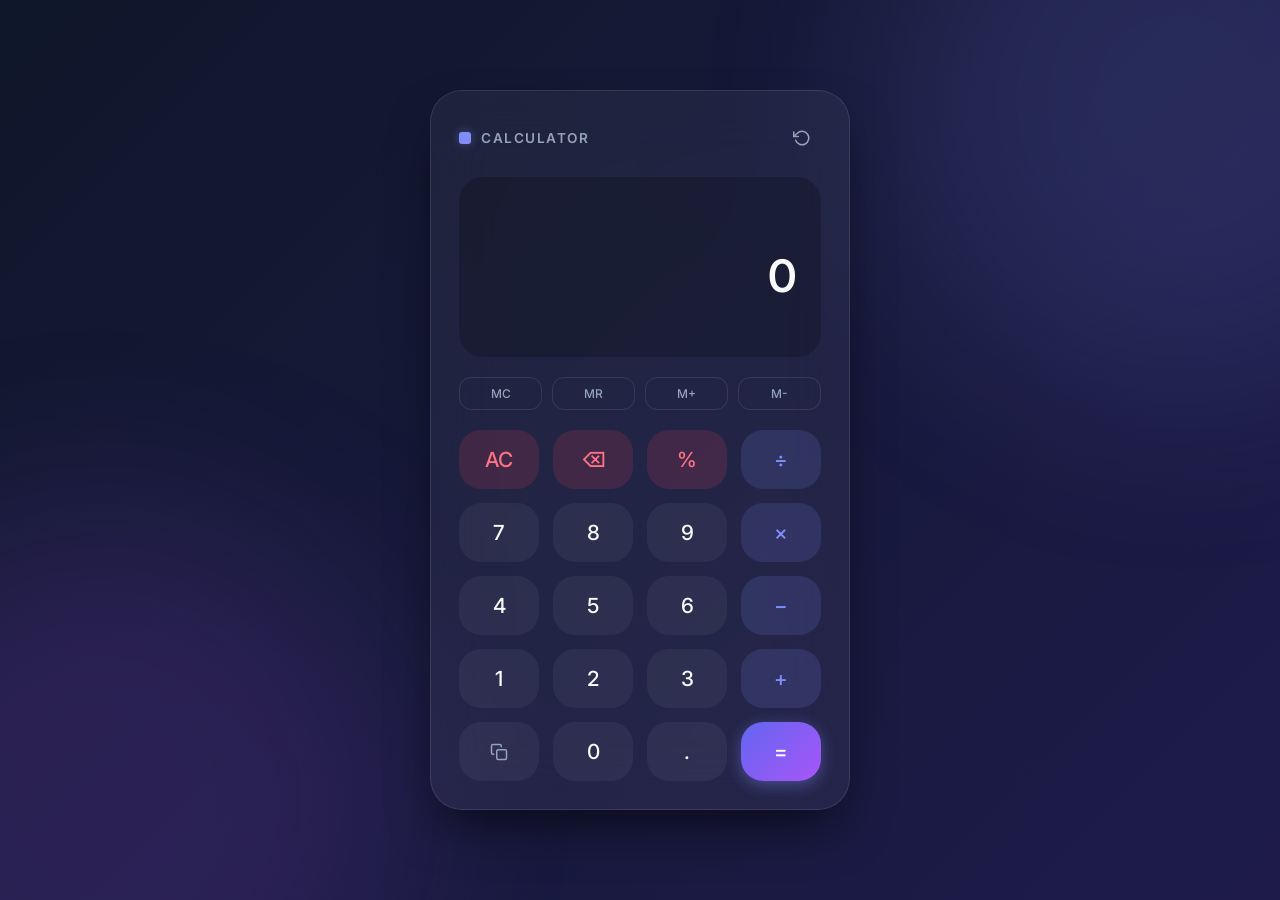
<file: Calculater/index.html>
<!DOCTYPE html>
<html lang="en">
<head>
    <meta charset="UTF-8">
    <meta name="viewport" content="width=device-width, initial-scale=1.0">
    <title>Advanced Calculator Pro | Premium Desktop App</title>
    <link rel="stylesheet" href="style.css">
    <link href="https://fonts.googleapis.com/css2?family=Inter:wght@300;400;500;600&family=JetBrains+Mono:wght@400;500&display=swap" rel="stylesheet">
</head>
<body>
    <div class="background-gradient"></div>
    
    <main class="calculator-container" role="application" aria-label="Advanced Calculator Pro">
        <!-- Header / Controls -->
        <header class="calculator-header">
            <div class="brand">
                <div class="brand-logo"></div>
                <h1>Calculator </h1>
            </div>
            <div class="header-actions">
                <button id="history-open" class="icon-btn" aria-label="Open history" title="View History">
                    <svg viewBox="0 0 24 24" width="18" height="18" stroke="currentColor" stroke-width="2" fill="none" stroke-linecap="round" stroke-linejoin="round"><polyline points="1 4 1 10 7 10"></polyline><path d="M3.51 15a9 9 0 1 0 2.13-9.36L1 10"></path></svg>
                </button>
            </div>
        </header>

        <!-- Display Section -->
        <section class="display-area" aria-live="polite">
            <div class="expression-line" id="expression-preview" aria-hidden="true"></div>
            <div class="input-line" id="current-input">0</div>
            <div class="preview-line" id="live-result"></div>
        </section>

        <!-- Memory Controls -->
        <div class="memory-grid">
            <button class="mem-btn" data-action="mc" aria-label="Memory Clear">MC</button>
            <button class="mem-btn" data-action="mr" aria-label="Memory Recall">MR</button>
            <button class="mem-btn" data-action="m-plus" aria-label="Memory Plus">M+</button>
            <button class="mem-btn" data-action="m-minus" aria-label="Memory Minus">M-</button>
        </div>

        <!-- Button Grid -->
        <div class="button-grid">
            <!-- Row 1 -->
            <button class="btn btn-special" data-action="clear" aria-label="All Clear">AC</button>
            <button class="btn btn-special" data-action="delete" aria-label="Delete">⌫</button>
            <button class="btn btn-special" data-value="%" aria-label="Percentage">%</button>
            <button class="btn btn-operator" data-value="/" aria-label="Divide">÷</button>

            <!-- Row 2 -->
            <button class="btn" data-value="7">7</button>
            <button class="btn" data-value="8">8</button>
            <button class="btn" data-value="9">9</button>
            <button class="btn btn-operator" data-value="*" aria-label="Multiply">×</button>

            <!-- Row 3 -->
            <button class="btn" data-value="4">4</button>
            <button class="btn" data-value="5">5</button>
            <button class="btn" data-value="6">6</button>
            <button class="btn btn-operator" data-value="-" aria-label="Subtract">−</button>

            <!-- Row 4 -->
            <button class="btn" data-value="1">1</button>
            <button class="btn" data-value="2">2</button>
            <button class="btn" data-value="3">3</button>
            <button class="btn btn-operator" data-value="+" aria-label="Add">+</button>

            <!-- Row 5 -->
            <button class="btn btn-utility" id="copy-btn" aria-label="Copy result" title="Copy Result">
                <svg viewBox="0 0 24 24" width="18" height="18" stroke="currentColor" stroke-width="2" fill="none" stroke-linecap="round" stroke-linejoin="round"><rect x="9" y="9" width="13" height="13" rx="2" ry="2"></rect><path d="M5 15H4a2 2 0 0 1-2-2V4a2 2 0 0 1 2-2h9a2 2 0 0 1 2 2v1"></path></svg>
            </button>
            <button class="btn" data-value="0">0</button>
            <button class="btn" data-value=".">.</button>
            <button class="btn btn-equal" data-action="calculate" aria-label="Equal">=</button>
        </div>

        <!-- History Panel -->
        <aside id="history-panel" class="history-panel hidden" aria-labelledby="history-title">
            <div class="panel-header">
                <button id="history-back" class="icon-btn" aria-label="Go back">
                    <svg viewBox="0 0 24 24" width="20" height="20" stroke="currentColor" stroke-width="2" fill="none" stroke-linecap="round" stroke-linejoin="round"><line x1="19" y1="12" x2="5" y2="12"></line><polyline points="12 19 5 12 12 5"></polyline></svg>
                </button>
                <h2 id="history-title">History</h2>
                <button id="history-close" class="icon-btn" aria-label="Close history">
                    <svg viewBox="0 0 24 24" width="20" height="20" stroke="currentColor" stroke-width="2" fill="none" stroke-linecap="round" stroke-linejoin="round"><line x1="18" y1="6" x2="6" y2="18"></line><line x1="6" y1="6" x2="18" y2="18"></line></svg>
                </button>
            </div>
            
            <div class="panel-content" id="history-list">
                <p class="empty-state">No calculations yet</p>
            </div>

            <div class="panel-footer">
                <button id="clear-history" class="danger-btn">Clear All History</button>
            </div>
        </aside>

       
    </main>

    <!-- Sound Effects -->
    <audio id="click-sound" src="https://assets.mixkit.co/active_storage/sfx/2568/2568-preview.mp3" preload="auto"></audio>

    <script src="script.js"></script>
</body>
</html>
</file>
<file: Calculater/style.css>
:root {
    /* Dark Theme (Default) */
    --bg-main: #0f172a;
    --bg-gradient: linear-gradient(135deg, #0f172a 0%, #1e1b4b 100%);
    --glass-bg: rgba(255, 255, 255, 0.05);
    --glass-border: rgba(255, 255, 255, 0.1);
    --text-primary: #f8fafc;
    --text-secondary: #94a3b8;
    --accent-glow: rgba(129, 140, 248, 0.4);
    --accent-neon: #818cf8;
    --btn-operator: rgba(129, 140, 248, 0.15);
    --btn-special: rgba(244, 63, 94, 0.15);
    --btn-equal: linear-gradient(135deg, #6366f1 0%, #a855f7 100%);
    --shadow-premium: 0 25px 50px -12px rgba(0, 0, 0, 0.6);
        
    /* Transitions */
    --trans-fast: 0.2s cubic-bezier(0.4, 0, 0.2, 1);
    --trans-smooth: 0.5s cubic-bezier(0.4, 0, 0.2, 1);
}

[data-theme="light"] {
    --bg-main: #f1f5f9;
    --bg-gradient: linear-gradient(135deg, #f1f5f9 0%, #e2e8f0 100%);
    --glass-bg: rgba(255, 255, 255, 0.7);
    --glass-border: rgba(255, 255, 255, 0.4);
    --text-primary: #1e293b;
    --text-secondary: #64748b;
    --accent-glow: rgba(79, 70, 229, 0.2);
    --accent-neon: #4f46e5;
    --btn-operator: rgba(79, 70, 229, 0.1);
    --btn-special: rgba(225, 29, 72, 0.1);
    --shadow-premium: 0 20px 25px -5px rgba(0, 0, 0, 0.1);
}

* {
    margin: 0;
    padding: 0;
    box-sizing: border-box;
    font-family: 'Inter', -apple-system, sans-serif;
    -webkit-tap-highlight-color: transparent;
}

body {
    height: 100vh;
    display: flex;
    justify-content: center;
    align-items: center;
    background: var(--bg-gradient);
    color: var(--text-primary);
    overflow: hidden;
    padding: 20px;
}

/* Background Animation */
.background-gradient {
    position: fixed;
    top: 0;
    left: 0;
    width: 100%;
    height: 100%;
    z-index: -1;
    overflow: hidden;
}

.background-gradient::before,
.background-gradient::after {
    content: '';
    position: absolute;
    width: 600px;
    height: 600px;
    border-radius: 50%;
    filter: blur(100px);
    opacity: 0.15;
    animation: pulse 15s infinite alternate;
}

.background-gradient::before { background: var(--accent-neon); top: -200px; right: -200px; }
.background-gradient::after { background: #a855f7; bottom: -200px; left: -200px; animation-delay: -7s; }

@keyframes pulse {
    0% { transform: translate(0, 0) scale(1); }
    100% { transform: translate(100px, 50px) scale(1.2); }
}

/* Calculator Main Container */
.calculator-container {
    width: 100%;
    max-width: 420px;
    height: 100%;
    max-height: 720px;
    background: var(--glass-bg);
    backdrop-filter: blur(30px);
    -webkit-backdrop-filter: blur(30px);
    border: 1px solid var(--glass-border);
    border-radius: 32px;
    padding: 28px;
    box-shadow: var(--shadow-premium);
    position: relative;
    display: flex;
    flex-direction: column;
    gap: 20px;
    overflow: hidden; /* Important for history panel slide */
    animation: slideUp 0.6s cubic-bezier(0.23, 1, 0.32, 1);
}

@keyframes slideUp {
    from { opacity: 0; transform: translateY(40px); }
    to { opacity: 1; transform: translateY(0); }
}

/* Header */
.calculator-header {
    display: flex;
    justify-content: space-between;
    align-items: center;
}

.brand {
    display: flex;
    align-items: center;
    gap: 10px;
}

.brand-logo {
    width: 12px;
    height: 12px;
    background: var(--accent-neon);
    border-radius: 3px;
    box-shadow: 0 0 10px var(--accent-glow);
}

.brand h1 {
    font-size: 0.85rem;
    font-weight: 600;
    color: var(--text-secondary);
    text-transform: uppercase;
    letter-spacing: 1.5px;
}

.header-actions {
    display: flex;
    gap: 10px;
}

.icon-btn {
    background: transparent;
    border: none;
    color: var(--text-secondary);
    cursor: pointer;
    padding: 10px;
    border-radius: 14px;
    transition: var(--trans-fast);
    display: flex;
    align-items: center;
    justify-content: center;
}

.icon-btn:hover {
    background: var(--glass-border);
    color: var(--accent-neon);
    transform: translateY(-2px);
}

/* Display Area */
.display-area {
    background: rgba(0, 0, 0, 0.2);
    border-radius: 24px;
    padding: 24px;
    text-align: right;
    display: flex;
    flex-direction: column;
    justify-content: flex-end;
    gap: 8px;
    min-height: 180px;
}

.expression-line {
    font-family: 'JetBrains Mono', monospace;
    font-size: 1rem;
    color: var(--text-secondary);
    min-height: 1.5rem;
    word-break: break-all;
}

.input-line {
    font-size: 2.8rem;
    font-weight: 600;
    color: var(--text-primary);
    word-break: break-all;
    line-height: 1.1;
    transition: font-size 0.2s ease;
}

.preview-line {
    font-size: 1.1rem;
    color: var(--accent-neon);
    min-height: 1.5rem;
    font-weight: 500;
    opacity: 0.8;
}

/* Memory Bar */
.memory-grid {
    display: grid;
    grid-template-columns: repeat(4, 1fr);
    gap: 10px;
}

.mem-btn {
    background: transparent;
    border: 1px solid var(--glass-border);
    border-radius: 12px;
    padding: 8px;
    font-size: 0.75rem;
    font-weight: 500;
    color: var(--text-secondary);
    cursor: pointer;
    transition: var(--trans-fast);
}

.mem-btn:hover {
    border-color: var(--accent-neon);
    color: var(--accent-neon);
    background: rgba(129, 140, 248, 0.05);
}

/* Buttons Grid */
.button-grid {
    display: grid;
    grid-template-columns: repeat(4, 1fr);
    gap: 14px;
    flex: 1;
}

.btn {
    border: none;
    border-radius: 22px;
    background: var(--glass-bg);
    color: var(--text-primary);
    font-size: 1.3rem;
    font-weight: 500;
    cursor: pointer;
    transition: all 0.2s cubic-bezier(0.4, 0, 0.2, 1);
    display: flex;
    align-items: center;
    justify-content: center;
    position: relative;
    overflow: hidden;
}

.btn:hover {
    background: var(--glass-border);
    transform: scale(1.04);
    box-shadow: 0 8px 15px -5px rgba(0,0,0,0.3);
}

.btn:active {
    transform: scale(0.96);
}

.btn-operator { background: var(--btn-operator); color: var(--accent-neon); }
.btn-special { background: var(--btn-special); color: #fb7185; }
.btn-equal { background: var(--btn-equal); color: white; box-shadow: 0 4px 15px var(--accent-glow); }
.btn-utility { color: var(--text-secondary); }

/* History Panel */
.history-panel {
    position: absolute;
    top: 0;
    right: 0;
    width: 100%;
    height: 100%;
    background: var(--bg-main);
    z-index: 100;
    display: flex;
    flex-direction: column;
    transition: transform 0.4s cubic-bezier(0.16, 1, 0.3, 1);
    padding: 28px;
}

.history-panel.hidden {
    transform: translateX(100%);
}

.panel-header {
    display: flex;
    justify-content: space-between;
    align-items: center;
    margin-bottom: 24px;
}

.panel-header h2 {
    font-size: 1.1rem;
    font-weight: 600;
}

.panel-content {
    flex: 1;
    overflow-y: auto;
    display: flex;
    flex-direction: column;
    gap: 16px;
    padding-right: 5px;
}

.history-card {
    background: var(--glass-bg);
    border: 1px solid var(--glass-border);
    border-radius: 18px;
    padding: 16px;
    text-align: right;
    cursor: pointer;
    transition: var(--trans-fast);
}

.history-card:hover {
    background: var(--glass-border);
    transform: translateY(-2px);
}

.history-card .meta {
    font-size: 0.7rem;
    color: var(--text-secondary);
    margin-bottom: 8px;
    display: flex;
    justify-content: space-between;
}

.history-card .exp {
    font-family: 'JetBrains Mono', monospace;
    font-size: 0.9rem;
    color: var(--text-secondary);
    margin-bottom: 4px;
}

.history-card .res {
    font-size: 1.2rem;
    font-weight: 600;
    color: var(--accent-neon);
}

.panel-footer {
    padding-top: 20px;
    border-top: 1px solid var(--glass-border);
}

.danger-btn {
    width: 100%;
    background: rgba(244, 63, 94, 0.1);
    border: 1px solid rgba(244, 63, 94, 0.2);
    color: #fb7185;
    padding: 12px;
    border-radius: 14px;
    cursor: pointer;
    font-weight: 500;
    transition: var(--trans-fast);
}

.danger-btn:hover {
    background: rgba(244, 63, 94, 0.2);
}

.empty-state {
    text-align: center;
    color: var(--text-secondary);
    margin-top: 50px;
    font-size: 0.9rem;
}

/* Ripple */
.ripple {
    position: absolute;
    background: rgba(255, 255, 255, 0.25);
    border-radius: 50%;
    transform: scale(0);
    animation: ripple-effect 0.5s ease-out;
    pointer-events: none;
}

@keyframes ripple-effect {
    to { transform: scale(4); opacity: 0; }
}

/* Footer */
.calculator-footer {
    text-align: center;
    margin-top: auto;
}

.calculator-footer p {
    font-size: 0.65rem;
    color: var(--text-secondary);
    opacity: 0.5;
}

/* Scrollbar */
::-webkit-scrollbar { width: 4px; }
::-webkit-scrollbar-thumb { background: var(--glass-border); border-radius: 10px; }

/* Responsive Adjustments */
@media (max-height: 650px) {
    .calculator-container { padding: 20px; gap: 15px; }
    .display-area { min-height: 140px; }
    .btn { border-radius: 18px; }
}

@media (max-width: 420px) {
    body { padding: 0; }
    .calculator-container { border-radius: 0; max-width: 100%; max-height: 100%; }
}
</file>
